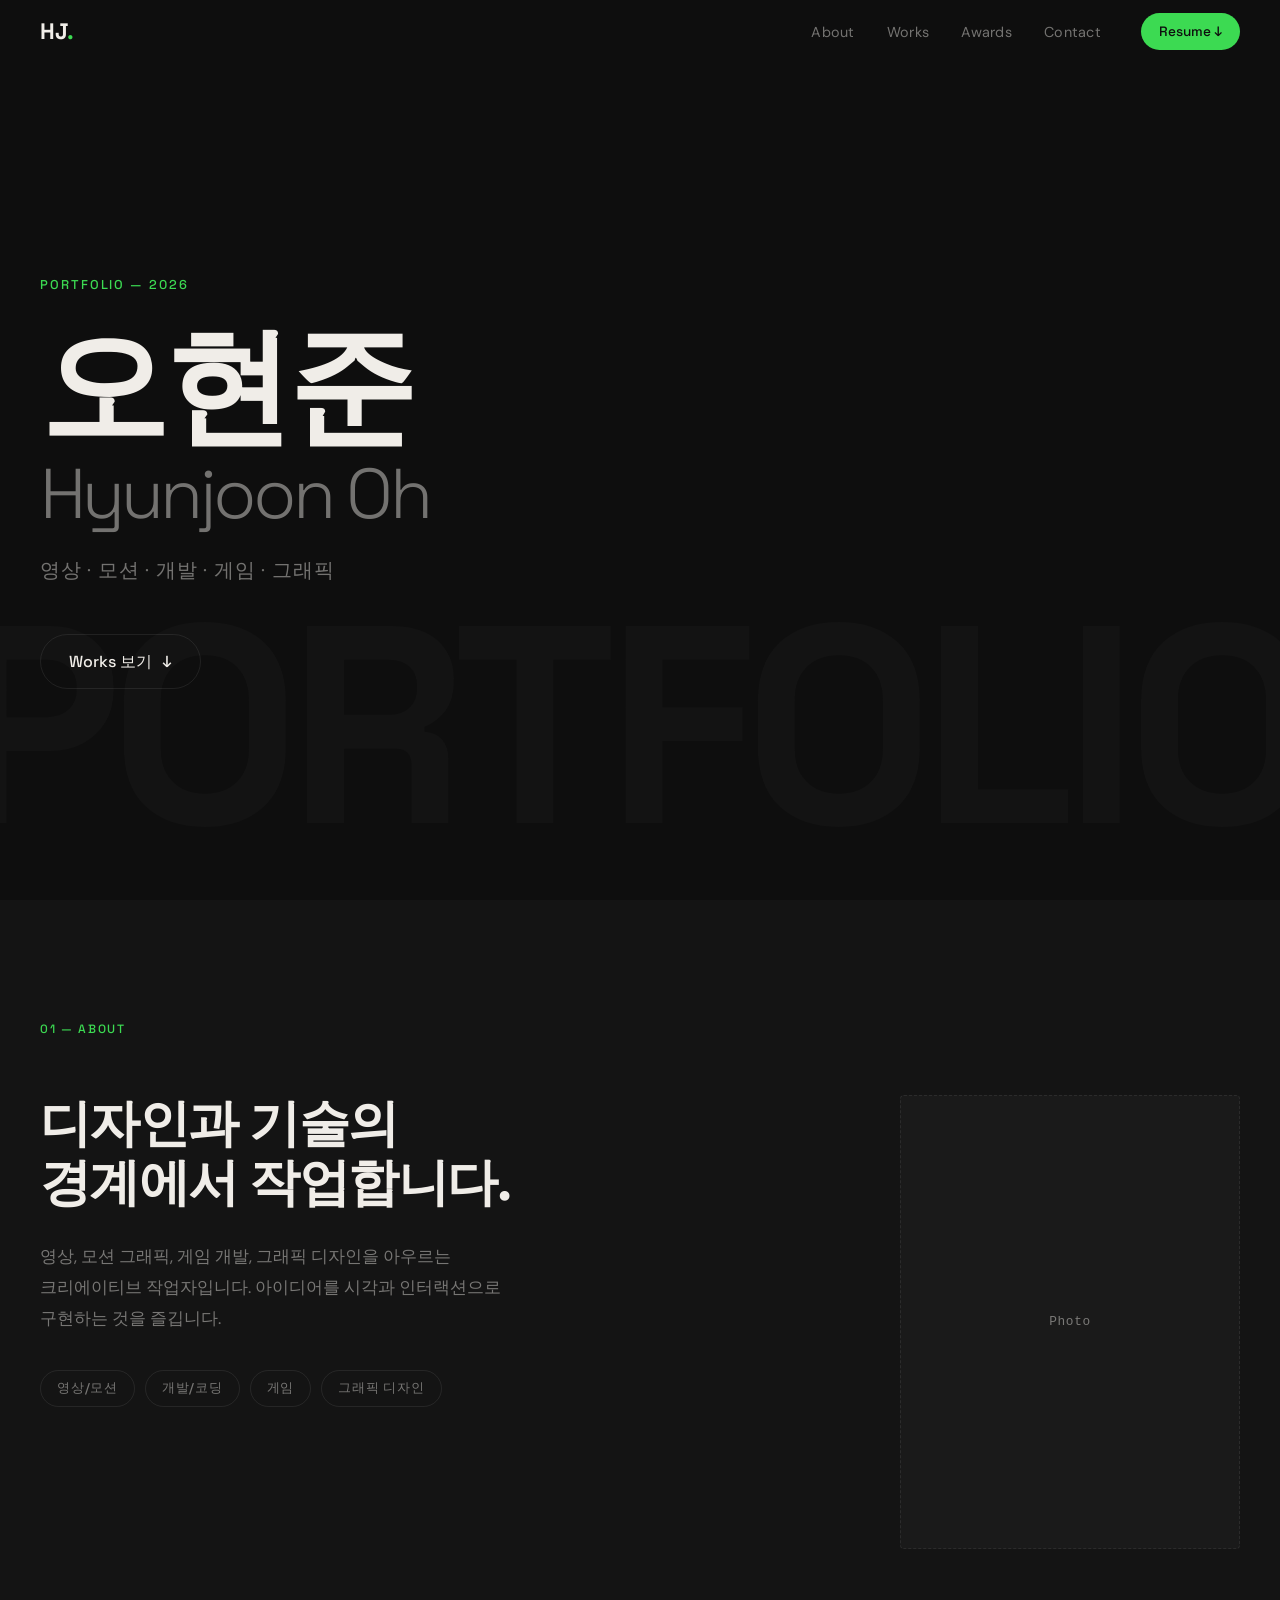
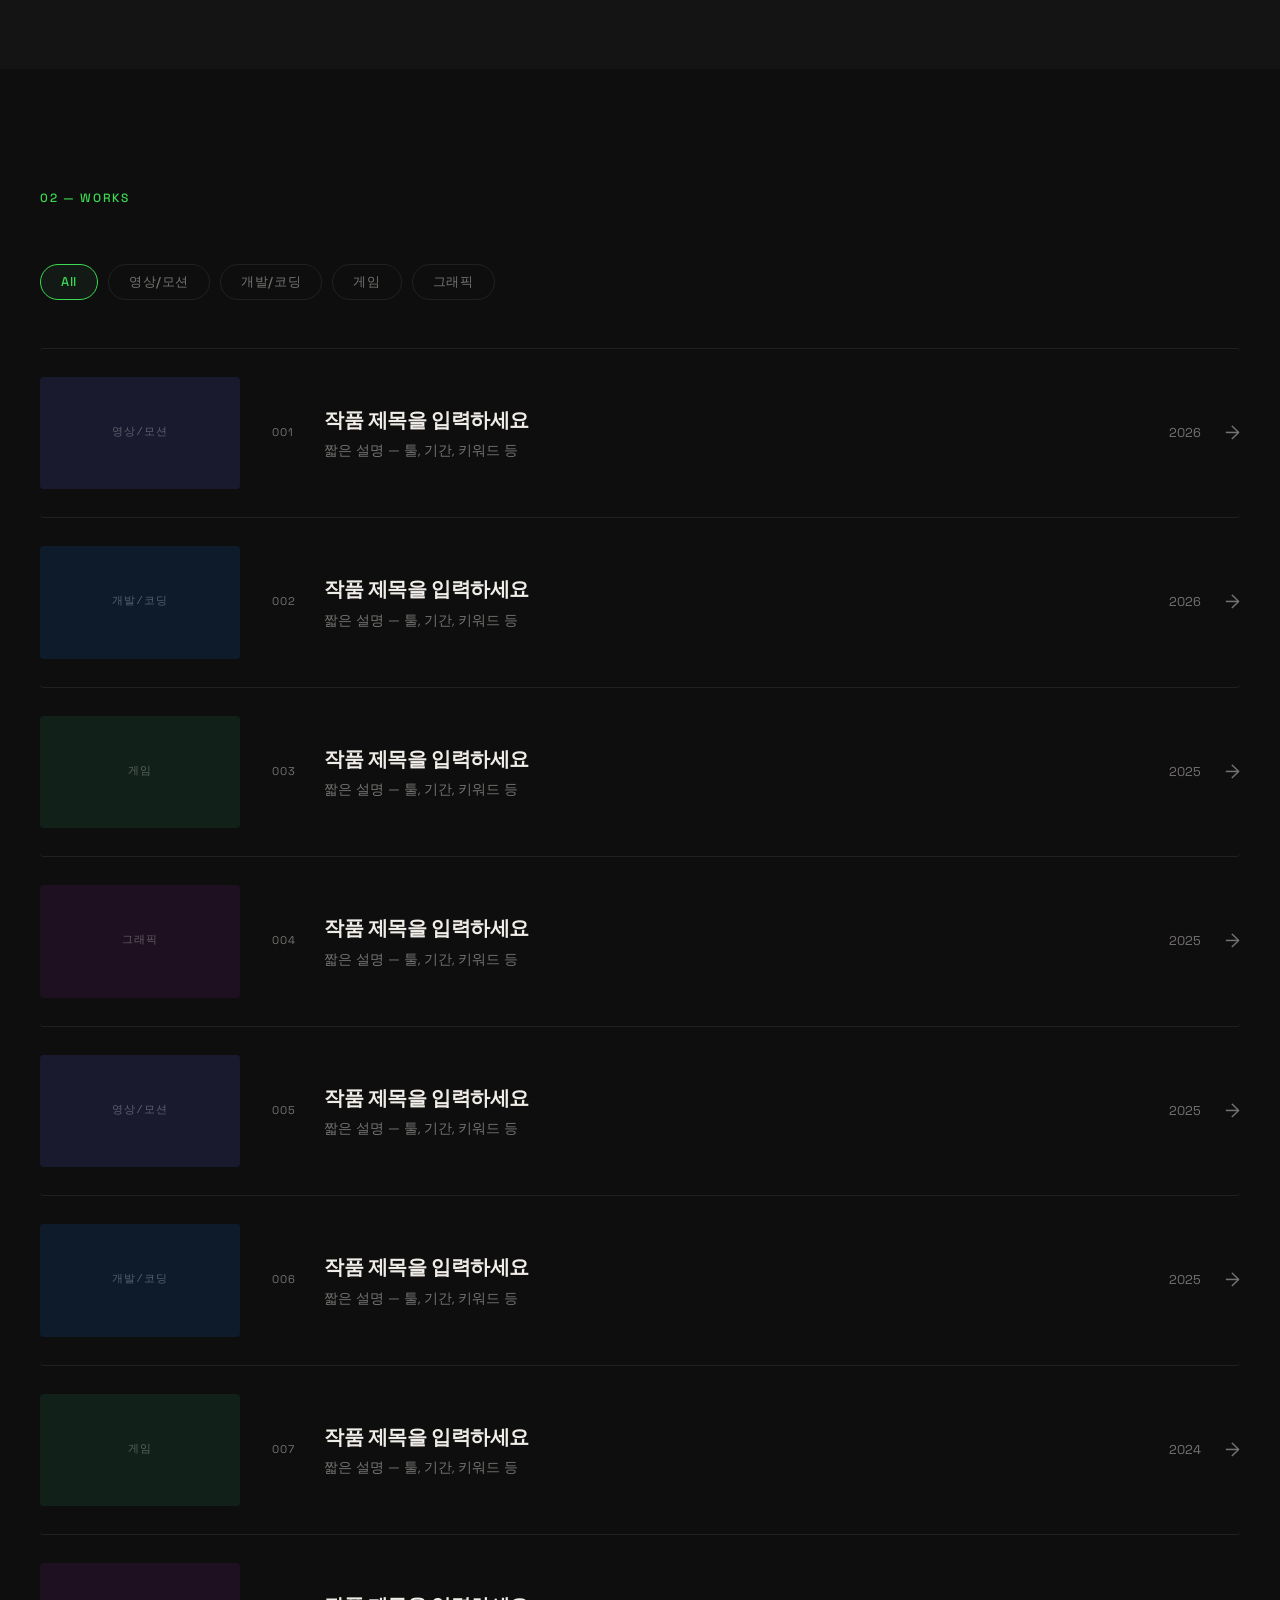
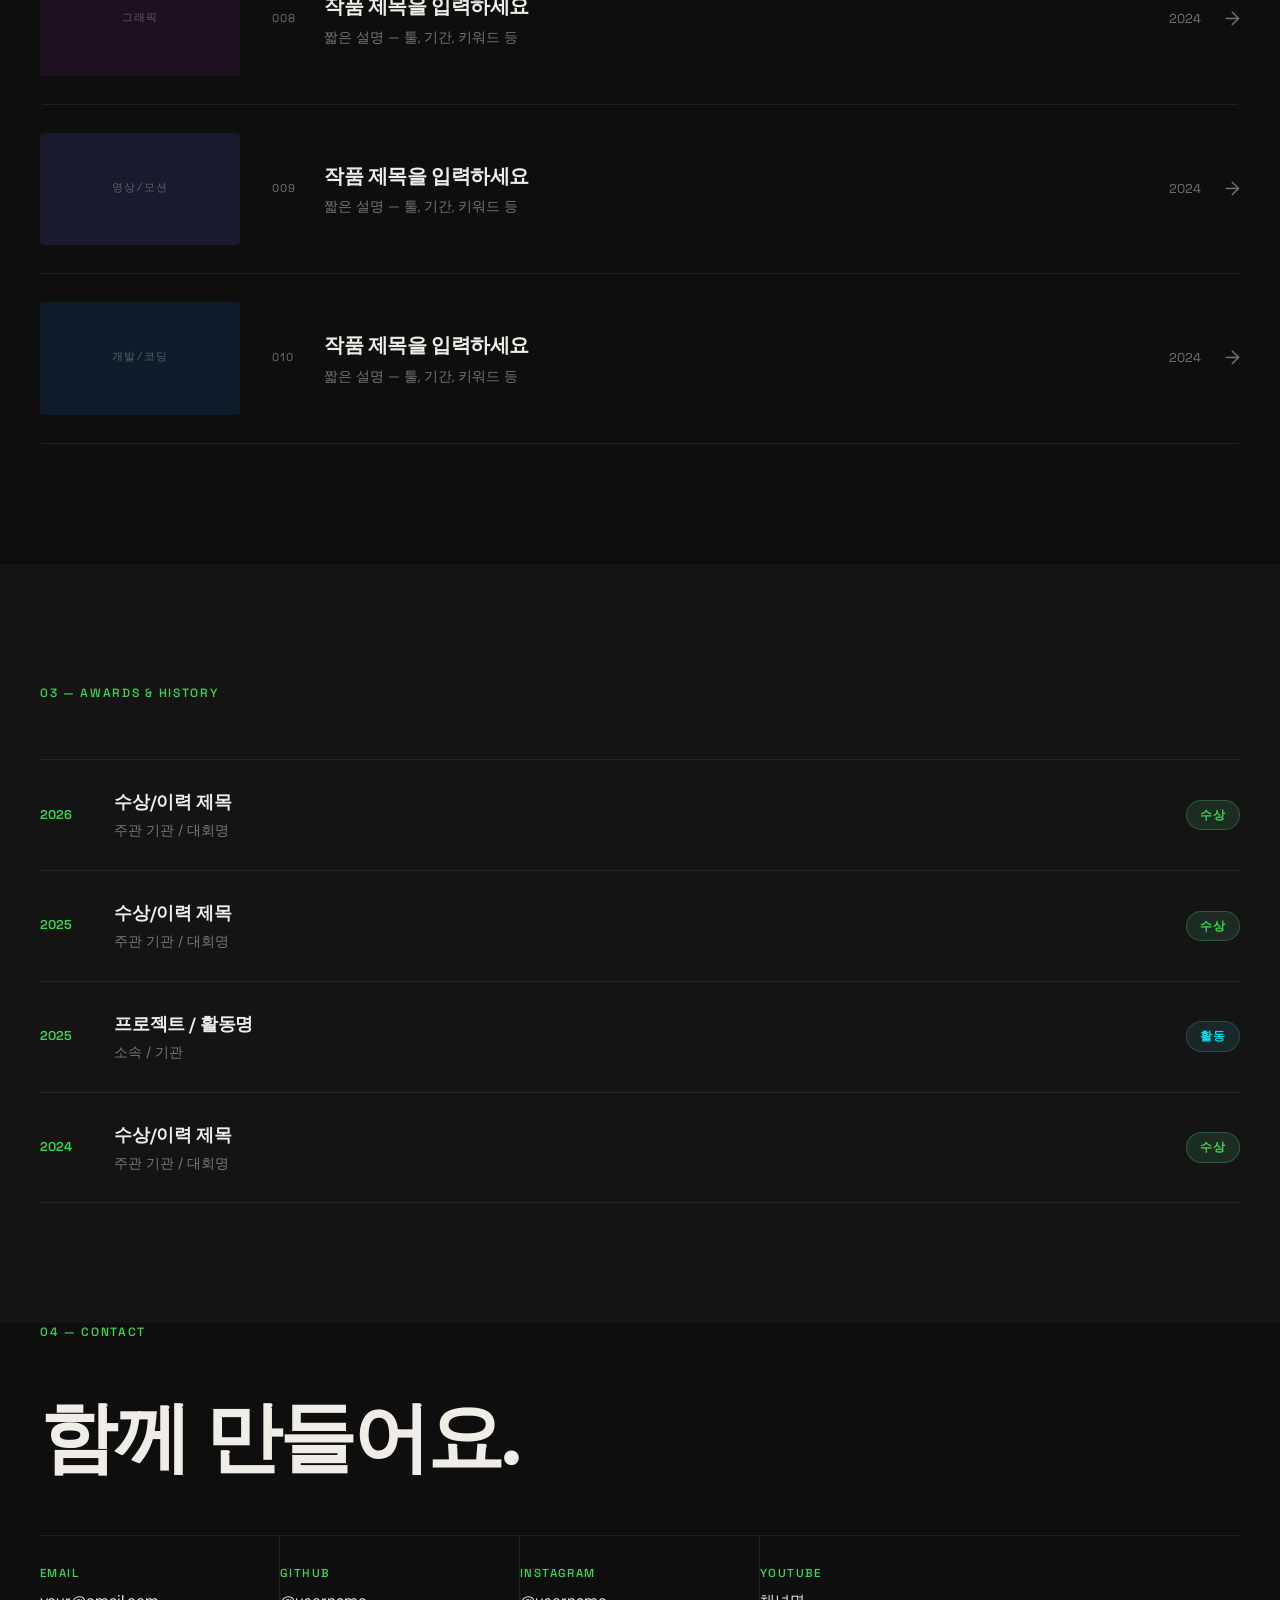
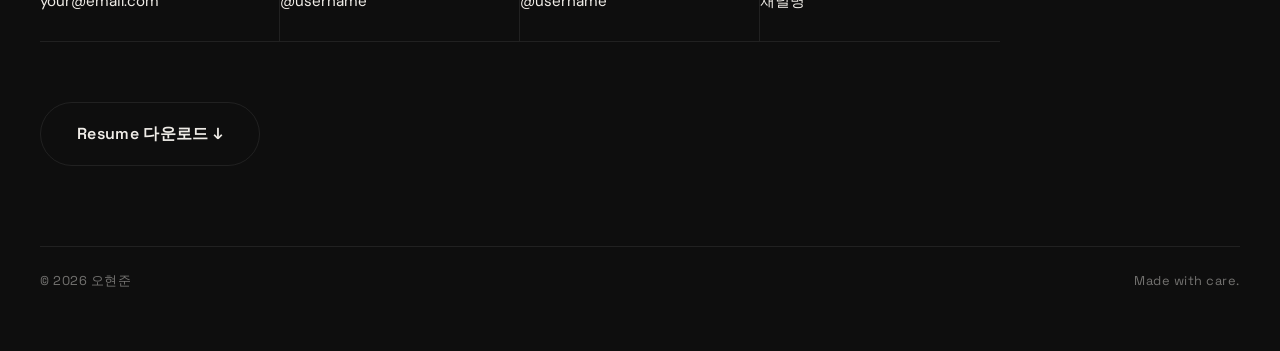
<file: index.html>
<!DOCTYPE html>
<html lang="ko">
<head>
  <meta charset="UTF-8" />
  <meta name="viewport" content="width=device-width, initial-scale=1.0" />
  <title>오현준 — Portfolio</title>
  <link rel="preconnect" href="https://fonts.googleapis.com" />
  <link rel="preconnect" href="https://fonts.gstatic.com" crossorigin />
  <link href="https://fonts.googleapis.com/css2?family=Space+Grotesk:wght@300;400;500;600;700&family=DM+Sans:ital,wght@0,300;0,400;0,500;1,300&display=swap" rel="stylesheet" />
  <style>
/* =============================================
   오현준 Portfolio — Main Stylesheet
   ============================================= */

/* --- Variables --- */
:root {
  --bg: #0e0e0e;
  --bg2: #141414;
  --surface: #1a1a1a;
  --border: rgba(255,255,255,0.08);
  --text: #f0ede8;
  --muted: rgba(240,237,232,0.45);
  --accent: oklch(78% 0.22 145);   /* 네온 그린 */
  --accent2: oklch(78% 0.22 200);  /* 청록 */
  --font-head: 'Space Grotesk', sans-serif;
  --font-body: 'DM Sans', sans-serif;
  --nav-h: 64px;
  --max-w: 1200px;
  --ease: cubic-bezier(0.22, 1, 0.36, 1);
}

/* --- Reset --- */
*, *::before, *::after { box-sizing: border-box; margin: 0; padding: 0; }
html { scroll-behavior: smooth; font-size: 16px; }
body {
  background: var(--bg);
  color: var(--text);
  font-family: var(--font-body);
  line-height: 1.6;
  overflow-x: hidden;
}
a { color: inherit; text-decoration: none; }
ul { list-style: none; }
img { display: block; max-width: 100%; }

/* --- Scroll Reveal --- */
.reveal {
  opacity: 0;
  transform: translateY(28px);
  transition: opacity 0.7s var(--ease), transform 0.7s var(--ease);
}
.reveal.visible { opacity: 1; transform: translateY(0); }
.delay-1 { transition-delay: 0.1s; }
.delay-2 { transition-delay: 0.2s; }
.delay-3 { transition-delay: 0.3s; }

/* =============================================
   NAV
   ============================================= */
#nav {
  position: fixed;
  top: 0; left: 0; right: 0;
  z-index: 100;
  height: var(--nav-h);
  display: flex;
  align-items: center;
  padding: 0 40px;
  gap: 40px;
  border-bottom: 1px solid transparent;
  transition: background 0.4s, border-color 0.4s, backdrop-filter 0.4s;
}
#nav.scrolled {
  background: rgba(14,14,14,0.85);
  backdrop-filter: blur(12px);
  -webkit-backdrop-filter: blur(12px);
  border-color: var(--border);
}
.nav-logo {
  font-family: var(--font-head);
  font-size: 1.4rem;
  font-weight: 700;
  letter-spacing: -0.02em;
  margin-right: auto;
}
.accent { color: var(--accent); }
.nav-links {
  display: flex;
  gap: 32px;
}
.nav-links a {
  font-size: 0.9rem;
  font-weight: 400;
  color: var(--muted);
  transition: color 0.25s;
  letter-spacing: 0.02em;
}
.nav-links a:hover { color: var(--text); }
.btn-resume {
  font-family: var(--font-head);
  font-size: 0.85rem;
  font-weight: 500;
  color: var(--bg);
  background: var(--accent);
  padding: 8px 18px;
  border-radius: 100px;
  transition: opacity 0.2s, transform 0.2s;
  white-space: nowrap;
}
.btn-resume:hover { opacity: 0.85; transform: translateY(-1px); }

/* =============================================
   HERO
   ============================================= */
#hero {
  position: relative;
  min-height: 100vh;
  display: flex;
  align-items: center;
  padding: 0 40px;
  overflow: hidden;
}
.hero-inner {
  position: relative;
  z-index: 2;
  max-width: var(--max-w);
  width: 100%;
  margin: 0 auto;
  padding-top: var(--nav-h);
}
.hero-label {
  font-size: 0.8rem;
  letter-spacing: 0.15em;
  text-transform: uppercase;
  color: var(--accent);
  margin-bottom: 28px;
  font-family: var(--font-head);
  font-weight: 500;
}
.hero-name {
  font-family: var(--font-head);
  font-size: clamp(4rem, 10vw, 9rem);
  font-weight: 700;
  line-height: 1;
  letter-spacing: -0.03em;
  margin-bottom: 24px;
}
.hero-name-en {
  font-weight: 300;
  font-size: 0.55em;
  color: var(--muted);
  display: block;
  margin-top: 8px;
}
.hero-desc {
  font-size: clamp(1rem, 1.8vw, 1.25rem);
  color: var(--muted);
  margin-bottom: 48px;
  letter-spacing: 0.04em;
}
.hero-cta {
  display: inline-flex;
  align-items: center;
  gap: 10px;
  font-family: var(--font-head);
  font-size: 1rem;
  font-weight: 500;
  border: 1px solid var(--border);
  padding: 14px 28px;
  border-radius: 100px;
  transition: border-color 0.25s, background 0.25s, color 0.25s;
}
.hero-cta:hover {
  border-color: var(--accent);
  background: var(--accent);
  color: var(--bg);
}
.hero-cta .arrow {
  transition: transform 0.3s var(--ease);
}
.hero-cta:hover .arrow { transform: translateY(4px); }

.hero-bg-text {
  position: absolute;
  right: -2vw;
  bottom: -4vw;
  font-family: var(--font-head);
  font-size: clamp(8rem, 22vw, 22rem);
  font-weight: 700;
  color: rgba(255,255,255,0.02);
  letter-spacing: -0.04em;
  pointer-events: none;
  user-select: none;
  white-space: nowrap;
  z-index: 1;
}

/* =============================================
   SECTION COMMON
   ============================================= */
section {
  padding: 120px 40px;
}
.section-inner {
  max-width: var(--max-w);
  margin: 0 auto;
}
.section-label {
  font-family: var(--font-head);
  font-size: 0.75rem;
  letter-spacing: 0.14em;
  text-transform: uppercase;
  color: var(--accent);
  margin-bottom: 56px;
  font-weight: 500;
}

/* =============================================
   ABOUT
   ============================================= */
#about { background: var(--bg2); }
.about-grid {
  display: grid;
  grid-template-columns: 1fr 340px;
  gap: 80px;
  align-items: start;
}
.about-left h2 {
  font-family: var(--font-head);
  font-size: clamp(2rem, 4vw, 3.2rem);
  font-weight: 700;
  line-height: 1.15;
  letter-spacing: -0.03em;
  margin-bottom: 28px;
}
.about-bio {
  font-size: 1.05rem;
  color: var(--muted);
  line-height: 1.85;
  margin-bottom: 36px;
}
.about-tags {
  display: flex;
  flex-wrap: wrap;
  gap: 10px;
}
.about-tags li {
  font-family: var(--font-head);
  font-size: 0.8rem;
  font-weight: 500;
  letter-spacing: 0.06em;
  padding: 7px 16px;
  border: 1px solid var(--border);
  border-radius: 100px;
  color: var(--muted);
  transition: border-color 0.2s, color 0.2s;
}
.about-tags li:hover { border-color: var(--accent); color: var(--accent); }
.about-photo-placeholder {
  width: 100%;
  aspect-ratio: 3/4;
  background: var(--surface);
  border-radius: 4px;
  display: flex;
  align-items: center;
  justify-content: center;
  border: 1px dashed var(--border);
  font-family: monospace;
  font-size: 0.8rem;
  color: var(--muted);
  letter-spacing: 0.05em;
}

/* =============================================
   WORKS
   ============================================= */
#works { background: var(--bg); }

.works-filter {
  display: flex;
  gap: 10px;
  margin-bottom: 48px;
  flex-wrap: wrap;
}
.filter-btn {
  font-family: var(--font-head);
  font-size: 0.8rem;
  font-weight: 500;
  letter-spacing: 0.05em;
  padding: 8px 20px;
  border-radius: 100px;
  border: 1px solid var(--border);
  background: transparent;
  color: var(--muted);
  cursor: pointer;
  transition: all 0.2s;
}
.filter-btn:hover,
.filter-btn.active {
  border-color: var(--accent);
  color: var(--accent);
  background: rgba(100,220,140,0.06);
}

.works-list {
  display: flex;
  flex-direction: column;
  gap: 0;
}

.work-item {
  display: grid;
  grid-template-columns: 200px 1fr;
  gap: 32px;
  align-items: center;
  padding: 28px 0;
  border-bottom: 1px solid var(--border);
  cursor: pointer;
  transition: background 0.2s;
  border-radius: 4px;
  position: relative;
}
.work-item:first-child { border-top: 1px solid var(--border); }

/* Thumbnail */
.work-thumb {
  overflow: hidden;
  border-radius: 4px;
  aspect-ratio: 16/9;
  flex-shrink: 0;
}
.work-thumb-img {
  width: 100%;
  height: 100%;
  display: flex;
  align-items: center;
  justify-content: center;
  transition: transform 0.5s var(--ease);
  position: relative;
}
.work-item:hover .work-thumb-img {
  transform: scale(1.04);
}
.thumb-label {
  font-family: monospace;
  font-size: 0.7rem;
  color: rgba(255,255,255,0.3);
  letter-spacing: 0.08em;
}

/* Meta row */
.work-meta {
  display: flex;
  align-items: center;
  gap: 24px;
}
.work-num {
  font-family: var(--font-head);
  font-size: 0.7rem;
  color: var(--muted);
  letter-spacing: 0.1em;
  flex-shrink: 0;
  width: 28px;
}
.work-info {
  flex: 1;
}
.work-title {
  font-family: var(--font-head);
  font-size: clamp(1rem, 1.6vw, 1.3rem);
  font-weight: 600;
  letter-spacing: -0.02em;
  margin-bottom: 4px;
  transition: color 0.2s;
}
.work-item:hover .work-title { color: var(--accent); }
.work-desc {
  font-size: 0.85rem;
  color: var(--muted);
}
.work-year {
  font-family: var(--font-head);
  font-size: 0.8rem;
  color: var(--muted);
  flex-shrink: 0;
}
.work-arrow {
  font-size: 1.2rem;
  color: var(--muted);
  transition: transform 0.3s var(--ease), color 0.2s;
  flex-shrink: 0;
}
.work-item:hover .work-arrow {
  transform: translateX(6px);
  color: var(--accent);
}

/* hidden via filter */
.work-item.hidden {
  display: none;
}

/* =============================================
   AWARDS
   ============================================= */
#awards { background: var(--bg2); }
.awards-grid {
  display: flex;
  flex-direction: column;
  gap: 0;
}
.award-item {
  display: flex;
  align-items: center;
  gap: 32px;
  padding: 28px 0;
  border-bottom: 1px solid var(--border);
}
.awards-grid .award-item:first-child { border-top: 1px solid var(--border); }
.award-year {
  font-family: var(--font-head);
  font-size: 0.8rem;
  color: var(--accent);
  font-weight: 600;
  flex-shrink: 0;
  width: 42px;
}
.award-body { flex: 1; }
.award-title {
  font-family: var(--font-head);
  font-size: 1.1rem;
  font-weight: 600;
  letter-spacing: -0.01em;
  margin-bottom: 4px;
}
.award-org {
  font-size: 0.85rem;
  color: var(--muted);
}
.award-badge {
  font-family: var(--font-head);
  font-size: 0.72rem;
  font-weight: 600;
  letter-spacing: 0.08em;
  text-transform: uppercase;
  padding: 5px 13px;
  border-radius: 100px;
  background: rgba(100,220,140,0.12);
  color: var(--accent);
  border: 1px solid rgba(100,220,140,0.25);
  flex-shrink: 0;
}
.award-badge--exp {
  background: rgba(100,200,220,0.10);
  color: var(--accent2);
  border-color: rgba(100,200,220,0.2);
}

/* =============================================
   CONTACT / FOOTER
   ============================================= */
#contact {
  background: var(--bg);
  padding-bottom: 60px;
}
.contact-heading {
  font-family: var(--font-head);
  font-size: clamp(2.5rem, 6vw, 5.5rem);
  font-weight: 700;
  letter-spacing: -0.04em;
  line-height: 1;
  margin-bottom: 60px;
}
.contact-links {
  display: grid;
  grid-template-columns: repeat(auto-fill, minmax(240px, 1fr));
  gap: 0;
  border-top: 1px solid var(--border);
  margin-bottom: 60px;
}
.contact-link {
  display: flex;
  flex-direction: column;
  gap: 6px;
  padding: 28px 0;
  border-bottom: 1px solid var(--border);
  border-right: 1px solid var(--border);
  padding-right: 32px;
  transition: background 0.2s;
}
.contact-link:nth-child(4n) { border-right: none; }
.contact-link:hover { background: rgba(255,255,255,0.015); }
.contact-link-label {
  font-family: var(--font-head);
  font-size: 0.72rem;
  letter-spacing: 0.12em;
  text-transform: uppercase;
  color: var(--accent);
  font-weight: 500;
}
.contact-link-val {
  font-size: 0.95rem;
  color: var(--text);
  transition: color 0.2s;
}
.contact-link:hover .contact-link-val { color: var(--accent); }
.btn-resume-large {
  display: inline-flex;
  align-items: center;
  gap: 12px;
  font-family: var(--font-head);
  font-size: 1rem;
  font-weight: 600;
  letter-spacing: 0.02em;
  padding: 18px 36px;
  border: 1px solid var(--border);
  border-radius: 100px;
  transition: all 0.25s;
}
.btn-resume-large:hover {
  background: var(--accent);
  color: var(--bg);
  border-color: var(--accent);
}
.footer-bottom {
  max-width: var(--max-w);
  margin: 0 auto;
  margin-top: 80px;
  padding-top: 24px;
  border-top: 1px solid var(--border);
  display: flex;
  justify-content: space-between;
  font-size: 0.8rem;
  color: var(--muted);
  font-family: var(--font-head);
  letter-spacing: 0.04em;
}

/* =============================================
   RESPONSIVE
   ============================================= */
@media (max-width: 860px) {
  #nav { padding: 0 20px; gap: 20px; }
  .nav-links { display: none; }
  section { padding: 80px 20px; }
  .about-grid { grid-template-columns: 1fr; }
  .about-right { order: -1; }
  .about-photo-placeholder { aspect-ratio: 4/3; max-width: 300px; }
  .work-item { grid-template-columns: 120px 1fr; gap: 16px; }
  .hero-bg-text { display: none; }
  .contact-links { grid-template-columns: 1fr 1fr; }
}

@media (max-width: 540px) {
  .work-item { grid-template-columns: 1fr; }
  .work-thumb { display: none; }
  .contact-links { grid-template-columns: 1fr; }
  .contact-link { border-right: none; }
}

</style>
</head>
<body>

  <!-- NAV -->
  <nav id="nav">
    <div class="nav-logo">HJ<span class="accent">.</span></div>
    <ul class="nav-links">
      <li><a href="#about">About</a></li>
      <li><a href="#works">Works</a></li>
      <li><a href="#awards">Awards</a></li>
      <li><a href="#contact">Contact</a></li>
    </ul>
    <a href="assets/resume.pdf" download class="btn-resume">Resume ↓</a>
  </nav>

  <!-- HERO -->
  <section id="hero">
    <div class="hero-inner">
      <div class="hero-label reveal">Portfolio — 2026</div>
      <h1 class="hero-name reveal delay-1">오현준<br /><span class="hero-name-en">Hyunjoon Oh</span></h1>
      <p class="hero-desc reveal delay-2">영상 · 모션 · 개발 · 게임 · 그래픽</p>
      <a href="#works" class="hero-cta reveal delay-3">Works 보기 <span class="arrow">↓</span></a>
    </div>
    <div class="hero-bg-text" aria-hidden="true">PORTFOLIO</div>
  </section>

  <!-- ABOUT -->
  <section id="about">
    <div class="section-inner">
      <div class="section-label">01 — About</div>
      <div class="about-grid">
        <div class="about-left">
          <h2 class="reveal">디자인과 기술의<br />경계에서 작업합니다.</h2>
          <p class="about-bio reveal delay-1">
            영상, 모션 그래픽, 게임 개발, 그래픽 디자인을 아우르는<br />
            크리에이티브 작업자입니다. 아이디어를 시각과 인터랙션으로<br />
            구현하는 것을 즐깁니다.
          </p>
          <ul class="about-tags reveal delay-2">
            <li>영상/모션</li>
            <li>개발/코딩</li>
            <li>게임</li>
            <li>그래픽 디자인</li>
          </ul>
        </div>
        <div class="about-right reveal delay-1">
          <div class="about-photo-placeholder">
            <span>Photo</span>
          </div>
        </div>
      </div>
    </div>
  </section>

  <!-- WORKS -->
  <section id="works">
    <div class="section-inner">
      <div class="section-label">02 — Works</div>
      <div class="works-filter reveal">
        <button class="filter-btn active" data-filter="all">All</button>
        <button class="filter-btn" data-filter="motion">영상/모션</button>
        <button class="filter-btn" data-filter="dev">개발/코딩</button>
        <button class="filter-btn" data-filter="game">게임</button>
        <button class="filter-btn" data-filter="graphic">그래픽</button>
      </div>

      <!-- =============================================
           WORKS LIST — 작품 추가는 여기에 항목을 복사해서 붙여넣기
           data-category: motion | dev | game | graphic
           href: projects/[작품폴더]/index.html
           ============================================= -->
      <div class="works-list" id="works-list">

        <a href="projects/project-01/index.html" class="work-item reveal" data-category="motion">
          <div class="work-thumb">
            <div class="work-thumb-img" style="background:#1a1a2e;">
              <span class="thumb-label">영상/모션</span>
            </div>
          </div>
          <div class="work-meta">
            <span class="work-num">001</span>
            <div class="work-info">
              <h3 class="work-title">작품 제목을 입력하세요</h3>
              <p class="work-desc">짧은 설명 — 툴, 기간, 키워드 등</p>
            </div>
            <span class="work-year">2026</span>
            <span class="work-arrow">→</span>
          </div>
        </a>

        <a href="projects/project-02/index.html" class="work-item reveal" data-category="dev">
          <div class="work-thumb">
            <div class="work-thumb-img" style="background:#0d1b2a;">
              <span class="thumb-label">개발/코딩</span>
            </div>
          </div>
          <div class="work-meta">
            <span class="work-num">002</span>
            <div class="work-info">
              <h3 class="work-title">작품 제목을 입력하세요</h3>
              <p class="work-desc">짧은 설명 — 툴, 기간, 키워드 등</p>
            </div>
            <span class="work-year">2026</span>
            <span class="work-arrow">→</span>
          </div>
        </a>

        <a href="projects/project-03/index.html" class="work-item reveal" data-category="game">
          <div class="work-thumb">
            <div class="work-thumb-img" style="background:#12201a;">
              <span class="thumb-label">게임</span>
            </div>
          </div>
          <div class="work-meta">
            <span class="work-num">003</span>
            <div class="work-info">
              <h3 class="work-title">작품 제목을 입력하세요</h3>
              <p class="work-desc">짧은 설명 — 툴, 기간, 키워드 등</p>
            </div>
            <span class="work-year">2025</span>
            <span class="work-arrow">→</span>
          </div>
        </a>

        <a href="projects/project-04/index.html" class="work-item reveal" data-category="graphic">
          <div class="work-thumb">
            <div class="work-thumb-img" style="background:#1e1020;">
              <span class="thumb-label">그래픽</span>
            </div>
          </div>
          <div class="work-meta">
            <span class="work-num">004</span>
            <div class="work-info">
              <h3 class="work-title">작품 제목을 입력하세요</h3>
              <p class="work-desc">짧은 설명 — 툴, 기간, 키워드 등</p>
            </div>
            <span class="work-year">2025</span>
            <span class="work-arrow">→</span>
          </div>
        </a>

        <a href="projects/project-05/index.html" class="work-item reveal" data-category="motion">
          <div class="work-thumb">
            <div class="work-thumb-img" style="background:#1a1a2e;">
              <span class="thumb-label">영상/모션</span>
            </div>
          </div>
          <div class="work-meta">
            <span class="work-num">005</span>
            <div class="work-info">
              <h3 class="work-title">작품 제목을 입력하세요</h3>
              <p class="work-desc">짧은 설명 — 툴, 기간, 키워드 등</p>
            </div>
            <span class="work-year">2025</span>
            <span class="work-arrow">→</span>
          </div>
        </a>

        <a href="projects/project-06/index.html" class="work-item reveal" data-category="dev">
          <div class="work-thumb">
            <div class="work-thumb-img" style="background:#0d1b2a;">
              <span class="thumb-label">개발/코딩</span>
            </div>
          </div>
          <div class="work-meta">
            <span class="work-num">006</span>
            <div class="work-info">
              <h3 class="work-title">작품 제목을 입력하세요</h3>
              <p class="work-desc">짧은 설명 — 툴, 기간, 키워드 등</p>
            </div>
            <span class="work-year">2025</span>
            <span class="work-arrow">→</span>
          </div>
        </a>

        <a href="projects/project-07/index.html" class="work-item reveal" data-category="game">
          <div class="work-thumb">
            <div class="work-thumb-img" style="background:#12201a;">
              <span class="thumb-label">게임</span>
            </div>
          </div>
          <div class="work-meta">
            <span class="work-num">007</span>
            <div class="work-info">
              <h3 class="work-title">작품 제목을 입력하세요</h3>
              <p class="work-desc">짧은 설명 — 툴, 기간, 키워드 등</p>
            </div>
            <span class="work-year">2024</span>
            <span class="work-arrow">→</span>
          </div>
        </a>

        <a href="projects/project-08/index.html" class="work-item reveal" data-category="graphic">
          <div class="work-thumb">
            <div class="work-thumb-img" style="background:#1e1020;">
              <span class="thumb-label">그래픽</span>
            </div>
          </div>
          <div class="work-meta">
            <span class="work-num">008</span>
            <div class="work-info">
              <h3 class="work-title">작품 제목을 입력하세요</h3>
              <p class="work-desc">짧은 설명 — 툴, 기간, 키워드 등</p>
            </div>
            <span class="work-year">2024</span>
            <span class="work-arrow">→</span>
          </div>
        </a>

        <a href="projects/project-09/index.html" class="work-item reveal" data-category="motion">
          <div class="work-thumb">
            <div class="work-thumb-img" style="background:#1a1a2e;">
              <span class="thumb-label">영상/모션</span>
            </div>
          </div>
          <div class="work-meta">
            <span class="work-num">009</span>
            <div class="work-info">
              <h3 class="work-title">작품 제목을 입력하세요</h3>
              <p class="work-desc">짧은 설명 — 툴, 기간, 키워드 등</p>
            </div>
            <span class="work-year">2024</span>
            <span class="work-arrow">→</span>
          </div>
        </a>

        <a href="projects/project-10/index.html" class="work-item reveal" data-category="dev">
          <div class="work-thumb">
            <div class="work-thumb-img" style="background:#0d1b2a;">
              <span class="thumb-label">개발/코딩</span>
            </div>
          </div>
          <div class="work-meta">
            <span class="work-num">010</span>
            <div class="work-info">
              <h3 class="work-title">작품 제목을 입력하세요</h3>
              <p class="work-desc">짧은 설명 — 툴, 기간, 키워드 등</p>
            </div>
            <span class="work-year">2024</span>
            <span class="work-arrow">→</span>
          </div>
        </a>

      </div>
      <!-- / WORKS LIST -->

    </div>
  </section>

  <!-- AWARDS -->
  <section id="awards">
    <div class="section-inner">
      <div class="section-label">03 — Awards &amp; History</div>
      <div class="awards-grid">

        <!-- =============================================
             AWARDS — 항목 추가는 여기에 .award-item 복사
             ============================================= -->
        <div class="award-item reveal">
          <span class="award-year">2026</span>
          <div class="award-body">
            <h3 class="award-title">수상/이력 제목</h3>
            <p class="award-org">주관 기관 / 대회명</p>
          </div>
          <span class="award-badge">수상</span>
        </div>

        <div class="award-item reveal delay-1">
          <span class="award-year">2025</span>
          <div class="award-body">
            <h3 class="award-title">수상/이력 제목</h3>
            <p class="award-org">주관 기관 / 대회명</p>
          </div>
          <span class="award-badge">수상</span>
        </div>

        <div class="award-item reveal delay-2">
          <span class="award-year">2025</span>
          <div class="award-body">
            <h3 class="award-title">프로젝트 / 활동명</h3>
            <p class="award-org">소속 / 기관</p>
          </div>
          <span class="award-badge award-badge--exp">활동</span>
        </div>

        <div class="award-item reveal delay-3">
          <span class="award-year">2024</span>
          <div class="award-body">
            <h3 class="award-title">수상/이력 제목</h3>
            <p class="award-org">주관 기관 / 대회명</p>
          </div>
          <span class="award-badge">수상</span>
        </div>

      </div>
    </div>
  </section>

  <!-- CONTACT / FOOTER -->
  <footer id="contact">
    <div class="section-inner">
      <div class="section-label">04 — Contact</div>
      <h2 class="contact-heading reveal">함께 만들어요.</h2>
      <div class="contact-links reveal delay-1">
        <!-- SNS 링크 — href를 실제 URL로 교체 -->
        <a href="mailto:your@email.com" class="contact-link">
          <span class="contact-link-label">Email</span>
          <span class="contact-link-val">your@email.com</span>
        </a>
        <a href="https://github.com/" target="_blank" rel="noopener" class="contact-link">
          <span class="contact-link-label">GitHub</span>
          <span class="contact-link-val">@username</span>
        </a>
        <a href="https://instagram.com/" target="_blank" rel="noopener" class="contact-link">
          <span class="contact-link-label">Instagram</span>
          <span class="contact-link-val">@username</span>
        </a>
        <a href="https://youtube.com/" target="_blank" rel="noopener" class="contact-link">
          <span class="contact-link-label">YouTube</span>
          <span class="contact-link-val">채널명</span>
        </a>
      </div>
      <a href="assets/resume.pdf" download class="btn-resume-large reveal delay-2">Resume 다운로드 ↓</a>
    </div>
    <div class="footer-bottom">
      <span>© 2026 오현준</span>
      <span>Made with care.</span>
    </div>
  </footer>

  <script>
/* =============================================
   main.js — 오현준 Portfolio
   ============================================= */

// --- Nav scroll effect ---
const nav = document.getElementById('nav');
window.addEventListener('scroll', () => {
  if (window.scrollY > 40) {
    nav.classList.add('scrolled');
  } else {
    nav.classList.remove('scrolled');
  }
}, { passive: true });

// --- Scroll Reveal ---
const revealEls = document.querySelectorAll('.reveal');
const revealObserver = new IntersectionObserver((entries) => {
  entries.forEach(entry => {
    if (entry.isIntersecting) {
      entry.target.classList.add('visible');
      revealObserver.unobserve(entry.target);
    }
  });
}, { threshold: 0.12, rootMargin: '0px 0px -40px 0px' });

revealEls.forEach(el => revealObserver.observe(el));

// --- Works Filter ---
const filterBtns = document.querySelectorAll('.filter-btn');
const workItems = document.querySelectorAll('.work-item');

filterBtns.forEach(btn => {
  btn.addEventListener('click', () => {
    filterBtns.forEach(b => b.classList.remove('active'));
    btn.classList.add('active');

    const filter = btn.dataset.filter;
    let visibleIndex = 0;

    workItems.forEach(item => {
      const match = filter === 'all' || item.dataset.category === filter;
      if (match) {
        item.classList.remove('hidden');
        // stagger re-reveal
        item.style.transitionDelay = `${visibleIndex * 0.04}s`;
        visibleIndex++;
      } else {
        item.classList.add('hidden');
        item.style.transitionDelay = '0s';
      }
    });
  });
});

// --- Active nav highlight on scroll ---
const sections = document.querySelectorAll('section[id], footer[id]');
const navLinks = document.querySelectorAll('.nav-links a');

const sectionObserver = new IntersectionObserver((entries) => {
  entries.forEach(entry => {
    if (entry.isIntersecting) {
      navLinks.forEach(link => {
        link.style.color = link.getAttribute('href') === `#${entry.target.id}`
          ? 'var(--text)'
          : '';
      });
    }
  });
}, { threshold: 0.4 });

sections.forEach(s => sectionObserver.observe(s));

</script>
</body>
</html>
</file>
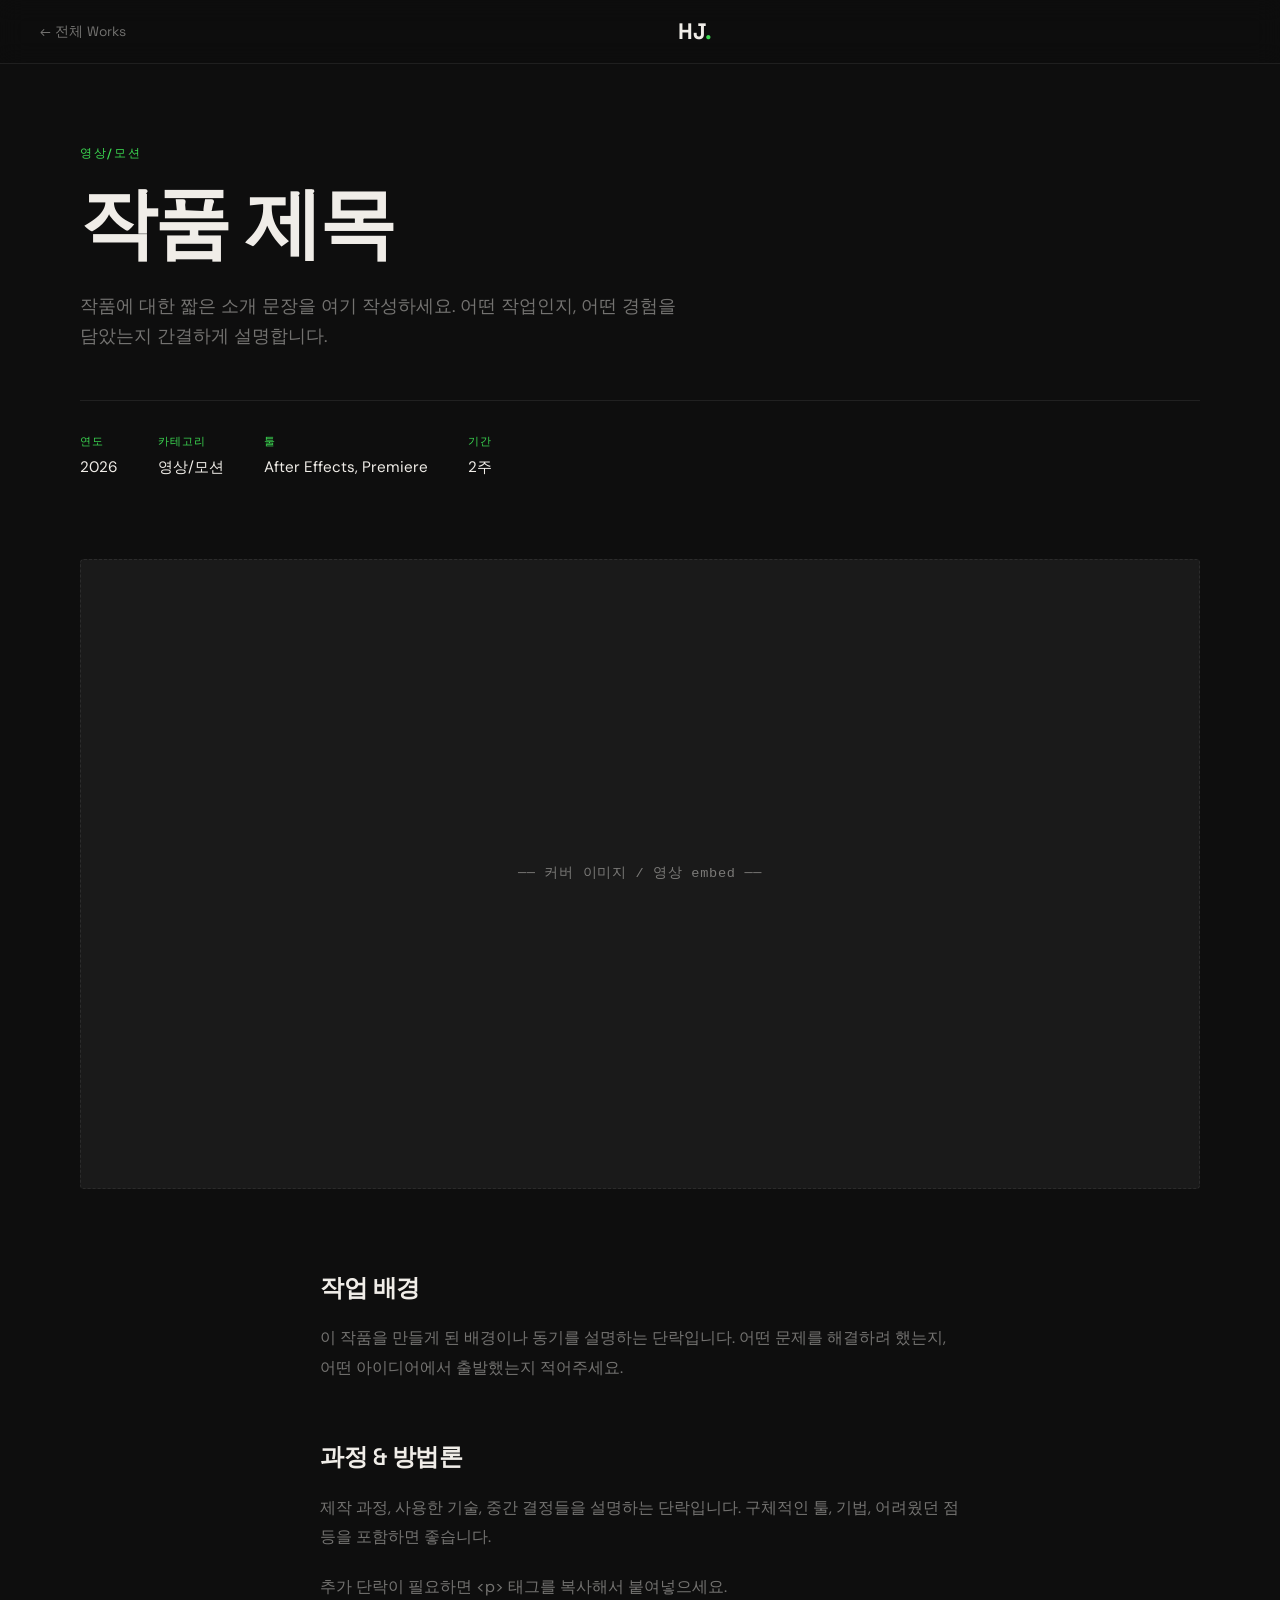
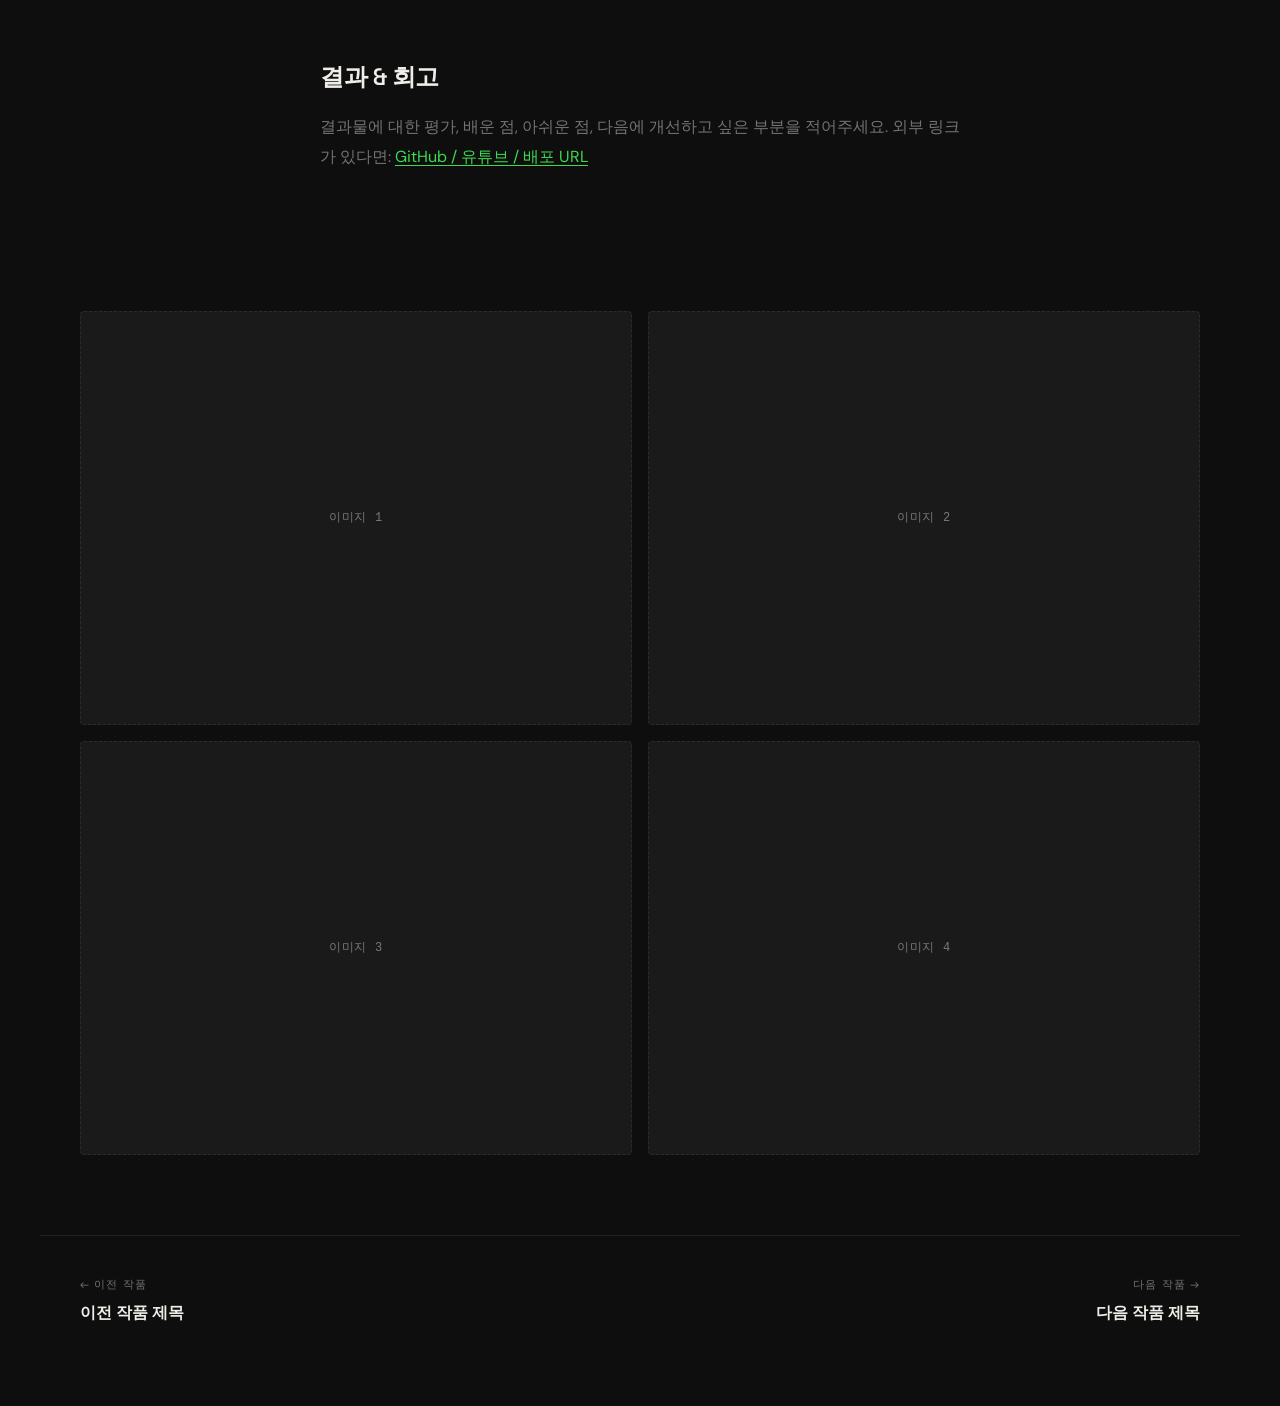
<file: projects/project-01/index.html>
<!DOCTYPE html>
<html lang="ko">
<head>
  <meta charset="UTF-8" />
  <meta name="viewport" content="width=device-width, initial-scale=1.0" />
  <title>작품 제목 — 오현준</title>
  <link rel="preconnect" href="https://fonts.googleapis.com" />
  <link rel="preconnect" href="https://fonts.gstatic.com" crossorigin />
  <link href="https://fonts.googleapis.com/css2?family=Space+Grotesk:wght@300;400;500;600;700&family=DM+Sans:ital,wght@0,300;0,400;0,500;1,300&display=swap" rel="stylesheet" />
  <link rel="stylesheet" href="../../css/style.css" />
  <style>
    /* Project page overrides */
    .project-nav {
      position: fixed;
      top: 0; left: 0; right: 0;
      z-index: 100;
      height: var(--nav-h);
      display: flex;
      align-items: center;
      padding: 0 40px;
      gap: 24px;
      background: rgba(14,14,14,0.85);
      backdrop-filter: blur(12px);
      -webkit-backdrop-filter: blur(12px);
      border-bottom: 1px solid var(--border);
    }
    .project-nav .back-link {
      font-family: var(--font-head);
      font-size: 0.85rem;
      color: var(--muted);
      display: flex;
      align-items: center;
      gap: 8px;
      transition: color 0.2s;
    }
    .project-nav .back-link:hover { color: var(--accent); }
    .project-nav .nav-logo {
      margin-left: auto;
    }

    /* Hero */
    .project-hero {
      padding-top: calc(var(--nav-h) + 80px);
      padding-bottom: 80px;
      padding-left: 40px;
      padding-right: 40px;
      max-width: var(--max-w);
      margin: 0 auto;
    }
    .project-category {
      font-family: var(--font-head);
      font-size: 0.75rem;
      letter-spacing: 0.14em;
      text-transform: uppercase;
      color: var(--accent);
      margin-bottom: 20px;
      font-weight: 500;
    }
    .project-title {
      font-family: var(--font-head);
      font-size: clamp(2.5rem, 6vw, 5.5rem);
      font-weight: 700;
      letter-spacing: -0.04em;
      line-height: 1.05;
      margin-bottom: 28px;
    }
    .project-subtitle {
      font-size: 1.1rem;
      color: var(--muted);
      max-width: 600px;
      line-height: 1.7;
      margin-bottom: 48px;
    }
    .project-meta-row {
      display: flex;
      gap: 40px;
      flex-wrap: wrap;
      border-top: 1px solid var(--border);
      padding-top: 32px;
    }
    .project-meta-item {
      display: flex;
      flex-direction: column;
      gap: 4px;
    }
    .project-meta-label {
      font-family: var(--font-head);
      font-size: 0.7rem;
      letter-spacing: 0.1em;
      text-transform: uppercase;
      color: var(--accent);
      font-weight: 500;
    }
    .project-meta-val {
      font-size: 0.95rem;
      color: var(--text);
    }

    /* Cover image */
    .project-cover {
      width: 100%;
      max-width: var(--max-w);
      margin: 0 auto 80px;
      padding: 0 40px;
    }
    .project-cover-img {
      width: 100%;
      aspect-ratio: 16/9;
      background: var(--surface);
      border-radius: 4px;
      display: flex;
      align-items: center;
      justify-content: center;
      border: 1px dashed var(--border);
      font-family: monospace;
      font-size: 0.85rem;
      color: var(--muted);
      letter-spacing: 0.05em;
    }

    /* Body content */
    .project-body {
      max-width: 720px;
      margin: 0 auto;
      padding: 0 40px 120px;
    }
    .project-body h2 {
      font-family: var(--font-head);
      font-size: 1.5rem;
      font-weight: 600;
      letter-spacing: -0.02em;
      margin: 56px 0 16px;
    }
    .project-body p {
      font-size: 1rem;
      color: var(--muted);
      line-height: 1.85;
      margin-bottom: 20px;
    }
    .project-body a {
      color: var(--accent);
      text-decoration: underline;
      text-underline-offset: 3px;
    }

    /* Gallery grid */
    .project-gallery {
      max-width: var(--max-w);
      margin: 0 auto 80px;
      padding: 0 40px;
      display: grid;
      grid-template-columns: repeat(2, 1fr);
      gap: 16px;
    }
    .gallery-img {
      aspect-ratio: 4/3;
      background: var(--surface);
      border-radius: 4px;
      display: flex;
      align-items: center;
      justify-content: center;
      border: 1px dashed var(--border);
      font-family: monospace;
      font-size: 0.75rem;
      color: var(--muted);
      letter-spacing: 0.05em;
      transition: border-color 0.2s;
    }
    .gallery-img:hover { border-color: var(--accent); }

    /* Nav between projects */
    .project-nav-bottom {
      max-width: var(--max-w);
      margin: 0 auto;
      padding: 40px 40px 80px;
      display: flex;
      justify-content: space-between;
      border-top: 1px solid var(--border);
    }
    .project-nav-link {
      display: flex;
      flex-direction: column;
      gap: 6px;
    }
    .project-nav-link span:first-child {
      font-family: var(--font-head);
      font-size: 0.7rem;
      letter-spacing: 0.1em;
      text-transform: uppercase;
      color: var(--muted);
    }
    .project-nav-link span:last-child {
      font-family: var(--font-head);
      font-size: 1rem;
      font-weight: 600;
      transition: color 0.2s;
    }
    .project-nav-link:hover span:last-child { color: var(--accent); }
    .project-nav-link.next { text-align: right; }

    @media (max-width: 700px) {
      .project-hero, .project-cover, .project-body,
      .project-gallery, .project-nav-bottom { padding-left: 20px; padding-right: 20px; }
      .project-gallery { grid-template-columns: 1fr; }
      .project-nav { padding: 0 20px; }
    }
  </style>
</head>
<body>

  <!-- PROJECT NAV -->
  <nav class="project-nav">
    <a href="../../index.html" class="back-link">← 전체 Works</a>
    <div class="nav-logo">HJ<span class="accent">.</span></div>
  </nav>

  <!-- PROJECT HERO -->
  <div class="project-hero">
    <!-- ▼ 카테고리 변경: 영상/모션 | 개발/코딩 | 게임 | 그래픽 디자인 -->
    <div class="project-category reveal">영상/모션</div>
    <!-- ▼ 제목 변경 -->
    <h1 class="project-title reveal delay-1">작품 제목</h1>
    <!-- ▼ 한 줄 설명 -->
    <p class="project-subtitle reveal delay-2">작품에 대한 짧은 소개 문장을 여기 작성하세요. 어떤 작업인지, 어떤 경험을 담았는지 간결하게 설명합니다.</p>
    <div class="project-meta-row reveal delay-3">
      <!-- ▼ 메타 정보 수정/추가 -->
      <div class="project-meta-item">
        <span class="project-meta-label">연도</span>
        <span class="project-meta-val">2026</span>
      </div>
      <div class="project-meta-item">
        <span class="project-meta-label">카테고리</span>
        <span class="project-meta-val">영상/모션</span>
      </div>
      <div class="project-meta-item">
        <span class="project-meta-label">툴</span>
        <span class="project-meta-val">After Effects, Premiere</span>
      </div>
      <div class="project-meta-item">
        <span class="project-meta-label">기간</span>
        <span class="project-meta-val">2주</span>
      </div>
    </div>
  </div>

  <!-- COVER IMAGE -->
  <div class="project-cover">
    <div class="project-cover-img reveal">
      ── 커버 이미지 / 영상 embed ──
    </div>
  </div>

  <!-- BODY TEXT -->
  <div class="project-body">
    <h2 class="reveal">작업 배경</h2>
    <p class="reveal delay-1">
      이 작품을 만들게 된 배경이나 동기를 설명하는 단락입니다.
      어떤 문제를 해결하려 했는지, 어떤 아이디어에서 출발했는지 적어주세요.
    </p>

    <h2 class="reveal">과정 &amp; 방법론</h2>
    <p class="reveal delay-1">
      제작 과정, 사용한 기술, 중간 결정들을 설명하는 단락입니다.
      구체적인 툴, 기법, 어려웠던 점 등을 포함하면 좋습니다.
    </p>
    <p class="reveal delay-2">
      추가 단락이 필요하면 &lt;p&gt; 태그를 복사해서 붙여넣으세요.
    </p>

    <h2 class="reveal">결과 &amp; 회고</h2>
    <p class="reveal delay-1">
      결과물에 대한 평가, 배운 점, 아쉬운 점, 다음에 개선하고 싶은 부분을 적어주세요.
      외부 링크가 있다면: <a href="#" target="_blank">GitHub / 유튜브 / 배포 URL</a>
    </p>
  </div>

  <!-- GALLERY -->
  <div class="project-gallery">
    <!-- ▼ 이미지/스크린샷 자리 — <img src="..."> 로 교체 -->
    <div class="gallery-img reveal">이미지 1</div>
    <div class="gallery-img reveal delay-1">이미지 2</div>
    <div class="gallery-img reveal delay-2">이미지 3</div>
    <div class="gallery-img reveal delay-3">이미지 4</div>
  </div>

  <!-- PREV / NEXT -->
  <div class="project-nav-bottom">
    <!-- ▼ 이전/다음 작품 링크 수정 -->
    <a href="../project-10/index.html" class="project-nav-link prev">
      <span>← 이전 작품</span>
      <span>이전 작품 제목</span>
    </a>
    <a href="../project-02/index.html" class="project-nav-link next">
      <span>다음 작품 →</span>
      <span>다음 작품 제목</span>
    </a>
  </div>

  <script>
    // Scroll reveal (standalone, no external dep)
    const revealEls = document.querySelectorAll('.reveal');
    const obs = new IntersectionObserver((entries) => {
      entries.forEach(e => {
        if (e.isIntersecting) {
          e.target.classList.add('visible');
          obs.unobserve(e.target);
        }
      });
    }, { threshold: 0.12, rootMargin: '0px 0px -40px 0px' });
    revealEls.forEach(el => obs.observe(el));
  </script>
</body>
</html>
</file>
<file: css/style.css>
/* =============================================
   오현준 Portfolio — Main Stylesheet
   ============================================= */

/* --- Variables --- */
:root {
  --bg: #0e0e0e;
  --bg2: #141414;
  --surface: #1a1a1a;
  --border: rgba(255,255,255,0.08);
  --text: #f0ede8;
  --muted: rgba(240,237,232,0.45);
  --accent: oklch(78% 0.22 145);   /* 네온 그린 */
  --accent2: oklch(78% 0.22 200);  /* 청록 */
  --font-head: 'Space Grotesk', sans-serif;
  --font-body: 'DM Sans', sans-serif;
  --nav-h: 64px;
  --max-w: 1200px;
  --ease: cubic-bezier(0.22, 1, 0.36, 1);
}

/* --- Reset --- */
*, *::before, *::after { box-sizing: border-box; margin: 0; padding: 0; }
html { scroll-behavior: smooth; font-size: 16px; }
body {
  background: var(--bg);
  color: var(--text);
  font-family: var(--font-body);
  line-height: 1.6;
  overflow-x: hidden;
}
a { color: inherit; text-decoration: none; }
ul { list-style: none; }
img { display: block; max-width: 100%; }

/* --- Scroll Reveal --- */
.reveal {
  opacity: 0;
  transform: translateY(28px);
  transition: opacity 0.7s var(--ease), transform 0.7s var(--ease);
}
.reveal.visible { opacity: 1; transform: translateY(0); }
.delay-1 { transition-delay: 0.1s; }
.delay-2 { transition-delay: 0.2s; }
.delay-3 { transition-delay: 0.3s; }

/* =============================================
   NAV
   ============================================= */
#nav {
  position: fixed;
  top: 0; left: 0; right: 0;
  z-index: 100;
  height: var(--nav-h);
  display: flex;
  align-items: center;
  padding: 0 40px;
  gap: 40px;
  border-bottom: 1px solid transparent;
  transition: background 0.4s, border-color 0.4s, backdrop-filter 0.4s;
}
#nav.scrolled {
  background: rgba(14,14,14,0.85);
  backdrop-filter: blur(12px);
  -webkit-backdrop-filter: blur(12px);
  border-color: var(--border);
}
.nav-logo {
  font-family: var(--font-head);
  font-size: 1.4rem;
  font-weight: 700;
  letter-spacing: -0.02em;
  margin-right: auto;
}
.accent { color: var(--accent); }
.nav-links {
  display: flex;
  gap: 32px;
}
.nav-links a {
  font-size: 0.9rem;
  font-weight: 400;
  color: var(--muted);
  transition: color 0.25s;
  letter-spacing: 0.02em;
}
.nav-links a:hover { color: var(--text); }
.btn-resume {
  font-family: var(--font-head);
  font-size: 0.85rem;
  font-weight: 500;
  color: var(--bg);
  background: var(--accent);
  padding: 8px 18px;
  border-radius: 100px;
  transition: opacity 0.2s, transform 0.2s;
  white-space: nowrap;
}
.btn-resume:hover { opacity: 0.85; transform: translateY(-1px); }

/* =============================================
   HERO
   ============================================= */
#hero {
  position: relative;
  min-height: 100vh;
  display: flex;
  align-items: center;
  padding: 0 40px;
  overflow: hidden;
}
.hero-inner {
  position: relative;
  z-index: 2;
  max-width: var(--max-w);
  width: 100%;
  margin: 0 auto;
  padding-top: var(--nav-h);
}
.hero-label {
  font-size: 0.8rem;
  letter-spacing: 0.15em;
  text-transform: uppercase;
  color: var(--accent);
  margin-bottom: 28px;
  font-family: var(--font-head);
  font-weight: 500;
}
.hero-name {
  font-family: var(--font-head);
  font-size: clamp(4rem, 10vw, 9rem);
  font-weight: 700;
  line-height: 1;
  letter-spacing: -0.03em;
  margin-bottom: 24px;
}
.hero-name-en {
  font-weight: 300;
  font-size: 0.55em;
  color: var(--muted);
  display: block;
  margin-top: 8px;
}
.hero-desc {
  font-size: clamp(1rem, 1.8vw, 1.25rem);
  color: var(--muted);
  margin-bottom: 48px;
  letter-spacing: 0.04em;
}
.hero-cta {
  display: inline-flex;
  align-items: center;
  gap: 10px;
  font-family: var(--font-head);
  font-size: 1rem;
  font-weight: 500;
  border: 1px solid var(--border);
  padding: 14px 28px;
  border-radius: 100px;
  transition: border-color 0.25s, background 0.25s, color 0.25s;
}
.hero-cta:hover {
  border-color: var(--accent);
  background: var(--accent);
  color: var(--bg);
}
.hero-cta .arrow {
  transition: transform 0.3s var(--ease);
}
.hero-cta:hover .arrow { transform: translateY(4px); }

.hero-bg-text {
  position: absolute;
  right: -2vw;
  bottom: -4vw;
  font-family: var(--font-head);
  font-size: clamp(8rem, 22vw, 22rem);
  font-weight: 700;
  color: rgba(255,255,255,0.02);
  letter-spacing: -0.04em;
  pointer-events: none;
  user-select: none;
  white-space: nowrap;
  z-index: 1;
}

/* =============================================
   SECTION COMMON
   ============================================= */
section {
  padding: 120px 40px;
}
.section-inner {
  max-width: var(--max-w);
  margin: 0 auto;
}
.section-label {
  font-family: var(--font-head);
  font-size: 0.75rem;
  letter-spacing: 0.14em;
  text-transform: uppercase;
  color: var(--accent);
  margin-bottom: 56px;
  font-weight: 500;
}

/* =============================================
   ABOUT
   ============================================= */
#about { background: var(--bg2); }
.about-grid {
  display: grid;
  grid-template-columns: 1fr 340px;
  gap: 80px;
  align-items: start;
}
.about-left h2 {
  font-family: var(--font-head);
  font-size: clamp(2rem, 4vw, 3.2rem);
  font-weight: 700;
  line-height: 1.15;
  letter-spacing: -0.03em;
  margin-bottom: 28px;
}
.about-bio {
  font-size: 1.05rem;
  color: var(--muted);
  line-height: 1.85;
  margin-bottom: 36px;
}
.about-tags {
  display: flex;
  flex-wrap: wrap;
  gap: 10px;
}
.about-tags li {
  font-family: var(--font-head);
  font-size: 0.8rem;
  font-weight: 500;
  letter-spacing: 0.06em;
  padding: 7px 16px;
  border: 1px solid var(--border);
  border-radius: 100px;
  color: var(--muted);
  transition: border-color 0.2s, color 0.2s;
}
.about-tags li:hover { border-color: var(--accent); color: var(--accent); }
.about-photo-placeholder {
  width: 100%;
  aspect-ratio: 3/4;
  background: var(--surface);
  border-radius: 4px;
  display: flex;
  align-items: center;
  justify-content: center;
  border: 1px dashed var(--border);
  font-family: monospace;
  font-size: 0.8rem;
  color: var(--muted);
  letter-spacing: 0.05em;
}

/* =============================================
   WORKS
   ============================================= */
#works { background: var(--bg); }

.works-filter {
  display: flex;
  gap: 10px;
  margin-bottom: 48px;
  flex-wrap: wrap;
}
.filter-btn {
  font-family: var(--font-head);
  font-size: 0.8rem;
  font-weight: 500;
  letter-spacing: 0.05em;
  padding: 8px 20px;
  border-radius: 100px;
  border: 1px solid var(--border);
  background: transparent;
  color: var(--muted);
  cursor: pointer;
  transition: all 0.2s;
}
.filter-btn:hover,
.filter-btn.active {
  border-color: var(--accent);
  color: var(--accent);
  background: rgba(100,220,140,0.06);
}

.works-list {
  display: flex;
  flex-direction: column;
  gap: 0;
}

.work-item {
  display: grid;
  grid-template-columns: 200px 1fr;
  gap: 32px;
  align-items: center;
  padding: 28px 0;
  border-bottom: 1px solid var(--border);
  cursor: pointer;
  transition: background 0.2s;
  border-radius: 4px;
  position: relative;
}
.work-item:first-child { border-top: 1px solid var(--border); }

/* Thumbnail */
.work-thumb {
  overflow: hidden;
  border-radius: 4px;
  aspect-ratio: 16/9;
  flex-shrink: 0;
}
.work-thumb-img {
  width: 100%;
  height: 100%;
  display: flex;
  align-items: center;
  justify-content: center;
  transition: transform 0.5s var(--ease);
  position: relative;
}
.work-item:hover .work-thumb-img {
  transform: scale(1.04);
}
.thumb-label {
  font-family: monospace;
  font-size: 0.7rem;
  color: rgba(255,255,255,0.3);
  letter-spacing: 0.08em;
}

/* Meta row */
.work-meta {
  display: flex;
  align-items: center;
  gap: 24px;
}
.work-num {
  font-family: var(--font-head);
  font-size: 0.7rem;
  color: var(--muted);
  letter-spacing: 0.1em;
  flex-shrink: 0;
  width: 28px;
}
.work-info {
  flex: 1;
}
.work-title {
  font-family: var(--font-head);
  font-size: clamp(1rem, 1.6vw, 1.3rem);
  font-weight: 600;
  letter-spacing: -0.02em;
  margin-bottom: 4px;
  transition: color 0.2s;
}
.work-item:hover .work-title { color: var(--accent); }
.work-desc {
  font-size: 0.85rem;
  color: var(--muted);
}
.work-year {
  font-family: var(--font-head);
  font-size: 0.8rem;
  color: var(--muted);
  flex-shrink: 0;
}
.work-arrow {
  font-size: 1.2rem;
  color: var(--muted);
  transition: transform 0.3s var(--ease), color 0.2s;
  flex-shrink: 0;
}
.work-item:hover .work-arrow {
  transform: translateX(6px);
  color: var(--accent);
}

/* hidden via filter */
.work-item.hidden {
  display: none;
}

/* =============================================
   AWARDS
   ============================================= */
#awards { background: var(--bg2); }
.awards-grid {
  display: flex;
  flex-direction: column;
  gap: 0;
}
.award-item {
  display: flex;
  align-items: center;
  gap: 32px;
  padding: 28px 0;
  border-bottom: 1px solid var(--border);
}
.awards-grid .award-item:first-child { border-top: 1px solid var(--border); }
.award-year {
  font-family: var(--font-head);
  font-size: 0.8rem;
  color: var(--accent);
  font-weight: 600;
  flex-shrink: 0;
  width: 42px;
}
.award-body { flex: 1; }
.award-title {
  font-family: var(--font-head);
  font-size: 1.1rem;
  font-weight: 600;
  letter-spacing: -0.01em;
  margin-bottom: 4px;
}
.award-org {
  font-size: 0.85rem;
  color: var(--muted);
}
.award-badge {
  font-family: var(--font-head);
  font-size: 0.72rem;
  font-weight: 600;
  letter-spacing: 0.08em;
  text-transform: uppercase;
  padding: 5px 13px;
  border-radius: 100px;
  background: rgba(100,220,140,0.12);
  color: var(--accent);
  border: 1px solid rgba(100,220,140,0.25);
  flex-shrink: 0;
}
.award-badge--exp {
  background: rgba(100,200,220,0.10);
  color: var(--accent2);
  border-color: rgba(100,200,220,0.2);
}

/* =============================================
   CONTACT / FOOTER
   ============================================= */
#contact {
  background: var(--bg);
  padding-bottom: 60px;
}
.contact-heading {
  font-family: var(--font-head);
  font-size: clamp(2.5rem, 6vw, 5.5rem);
  font-weight: 700;
  letter-spacing: -0.04em;
  line-height: 1;
  margin-bottom: 60px;
}
.contact-links {
  display: grid;
  grid-template-columns: repeat(auto-fill, minmax(240px, 1fr));
  gap: 0;
  border-top: 1px solid var(--border);
  margin-bottom: 60px;
}
.contact-link {
  display: flex;
  flex-direction: column;
  gap: 6px;
  padding: 28px 0;
  border-bottom: 1px solid var(--border);
  border-right: 1px solid var(--border);
  padding-right: 32px;
  transition: background 0.2s;
}
.contact-link:nth-child(4n) { border-right: none; }
.contact-link:hover { background: rgba(255,255,255,0.015); }
.contact-link-label {
  font-family: var(--font-head);
  font-size: 0.72rem;
  letter-spacing: 0.12em;
  text-transform: uppercase;
  color: var(--accent);
  font-weight: 500;
}
.contact-link-val {
  font-size: 0.95rem;
  color: var(--text);
  transition: color 0.2s;
}
.contact-link:hover .contact-link-val { color: var(--accent); }
.btn-resume-large {
  display: inline-flex;
  align-items: center;
  gap: 12px;
  font-family: var(--font-head);
  font-size: 1rem;
  font-weight: 600;
  letter-spacing: 0.02em;
  padding: 18px 36px;
  border: 1px solid var(--border);
  border-radius: 100px;
  transition: all 0.25s;
}
.btn-resume-large:hover {
  background: var(--accent);
  color: var(--bg);
  border-color: var(--accent);
}
.footer-bottom {
  max-width: var(--max-w);
  margin: 0 auto;
  margin-top: 80px;
  padding-top: 24px;
  border-top: 1px solid var(--border);
  display: flex;
  justify-content: space-between;
  font-size: 0.8rem;
  color: var(--muted);
  font-family: var(--font-head);
  letter-spacing: 0.04em;
}

/* =============================================
   RESPONSIVE
   ============================================= */
@media (max-width: 860px) {
  #nav { padding: 0 20px; gap: 20px; }
  .nav-links { display: none; }
  section { padding: 80px 20px; }
  .about-grid { grid-template-columns: 1fr; }
  .about-right { order: -1; }
  .about-photo-placeholder { aspect-ratio: 4/3; max-width: 300px; }
  .work-item { grid-template-columns: 120px 1fr; gap: 16px; }
  .hero-bg-text { display: none; }
  .contact-links { grid-template-columns: 1fr 1fr; }
}

@media (max-width: 540px) {
  .work-item { grid-template-columns: 1fr; }
  .work-thumb { display: none; }
  .contact-links { grid-template-columns: 1fr; }
  .contact-link { border-right: none; }
}
</file>
